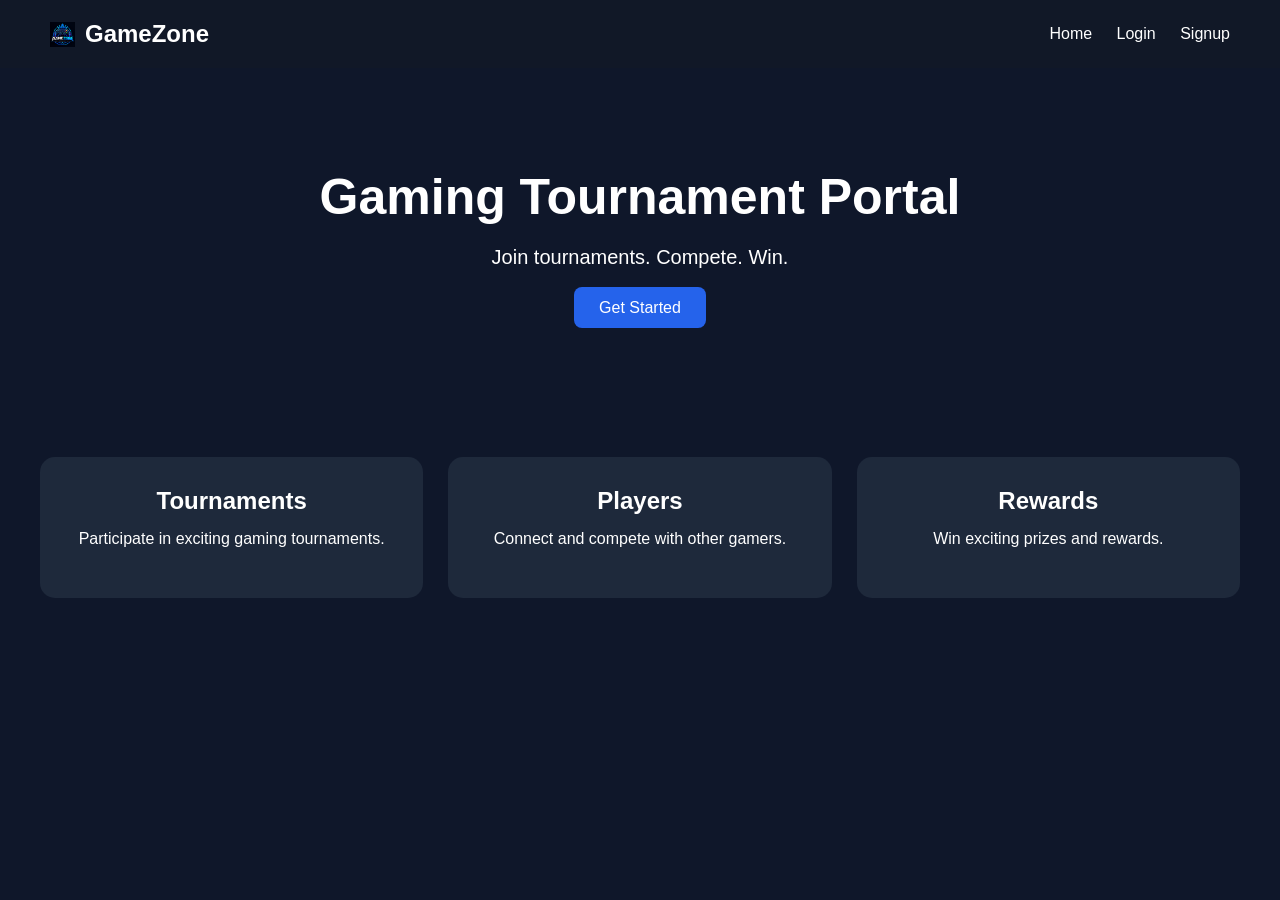
<file: index.html>
<!DOCTYPE html>
<html>
<head>
    <title>Gaming Tournament Portal</title>
    <link rel="stylesheet" href="style.css">
</head>
<body>

<nav>
  <div class="logo">
    <img src="logo.jpg" alt="GameZone Logo">
    <span>GameZone</span>
 </div>
    <div>
        <a href="index.html">Home</a>
        <a href="login.html">Login</a>
        <a href="signup.html">Signup</a>
    </div>
</nav>

<section class="hero">
    <h1>Gaming Tournament Portal</h1>
    <p>Join tournaments. Compete. Win.</p>
    <a href="login.html" class="btn">Get Started</a>
</section>

<section class="cards">
    <div class="card">
        <h2> Tournaments</h2>
        <p>Participate in exciting gaming tournaments.</p>
    </div>

    <div class="card">
        <h2>Players</h2>
        <p>Connect and compete with other gamers.</p>
    </div>

    <div class="card">
        <h2> Rewards</h2>
        <p>Win exciting prizes and rewards.</p>
    </div>
</section>

</body>
</html>
</file>
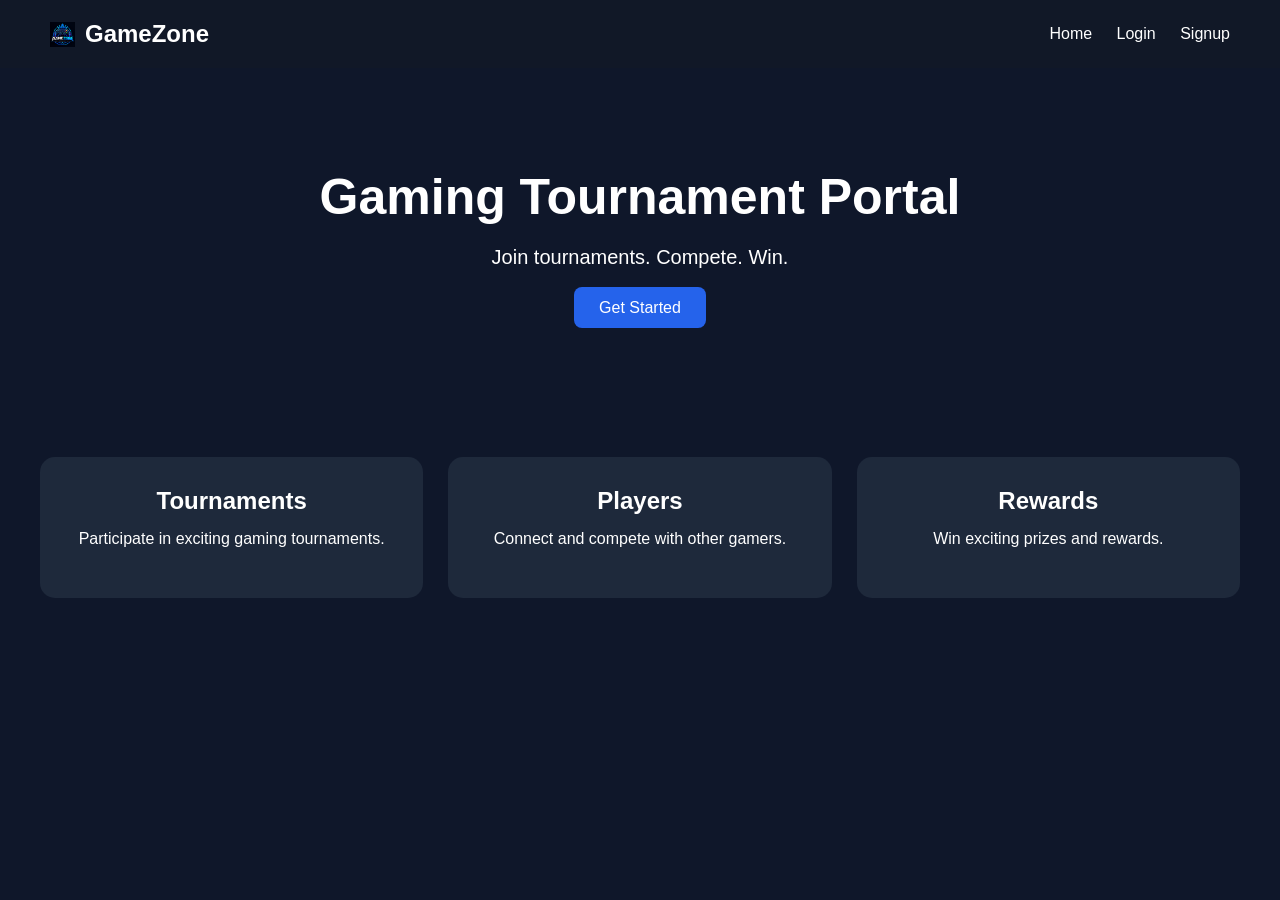
<file: project/index.html>
<!DOCTYPE html>
<html>
<head>
    <title>Gaming Tournament Portal</title>
    <link rel="stylesheet" href="style.css">
</head>
<body>

<nav>
  <div class="logo">
    <img src="logo.jpg" alt="GameZone Logo">
    <span>GameZone</span>
 </div>
    <div>
        <a href="index.html">Home</a>
        <a href="login.html">Login</a>
        <a href="signup.html">Signup</a>
    </div>
</nav>

<section class="hero">
    <h1>Gaming Tournament Portal</h1>
    <p>Join tournaments. Compete. Win.</p>
    <a href="login.html" class="btn">Get Started</a>
</section>

<section class="cards">
    <div class="card">
        <h2> Tournaments</h2>
        <p>Participate in exciting gaming tournaments.</p>
    </div>

    <div class="card">
        <h2>Players</h2>
        <p>Connect and compete with other gamers.</p>
    </div>

    <div class="card">
        <h2> Rewards</h2>
        <p>Win exciting prizes and rewards.</p>
    </div>
</section>

</body>
</html>
</file>
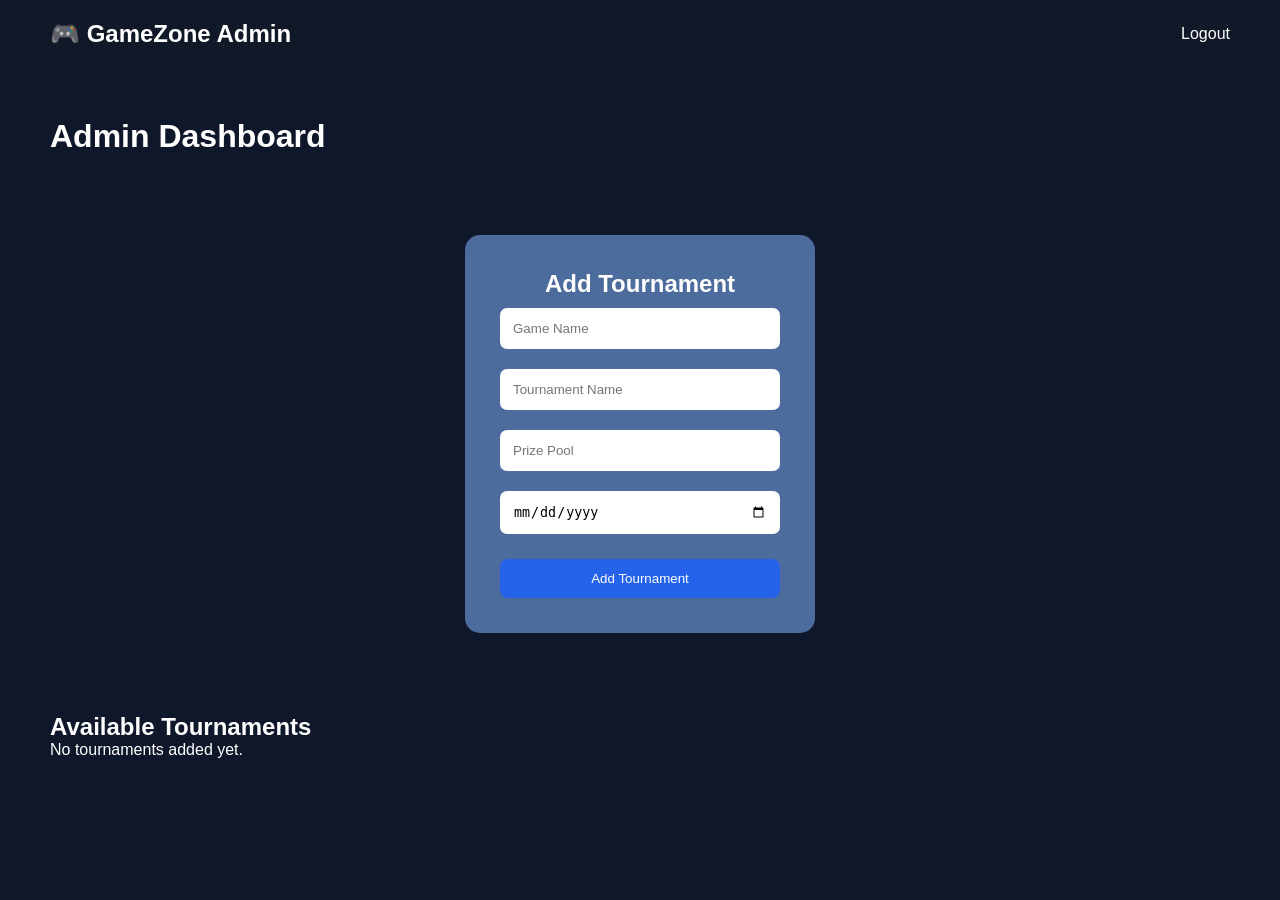
<file: admin.html>
<!DOCTYPE html>
<html>
<head>
    <title>Admin Dashboard</title>
    <link rel="stylesheet" href="style.css">
</head>
<body>

<nav>
    <h2>🎮 GameZone Admin</h2>

    <div>
        <a href="#" onclick="logout()">Logout</a>
    </div>
</nav>

<div class="dashboard">

    <h1>Admin Dashboard</h1>

    <div class="form-box">

        <h2>Add Tournament</h2>

        <input type="text" id="game" placeholder="Game Name">

        <input type="text" id="tournament" placeholder="Tournament Name">

        <input type="text" id="prize" placeholder="Prize Pool">

        <!-- Date Option -->
        <input type="date" id="date">

        <button onclick="addTournament()">Add Tournament</button>

    </div>

    <h2>Available Tournaments</h2>

    <div id="adminTournamentList"></div>

</div>

<script src="script.js"></script>

</body>
</html>
</file>
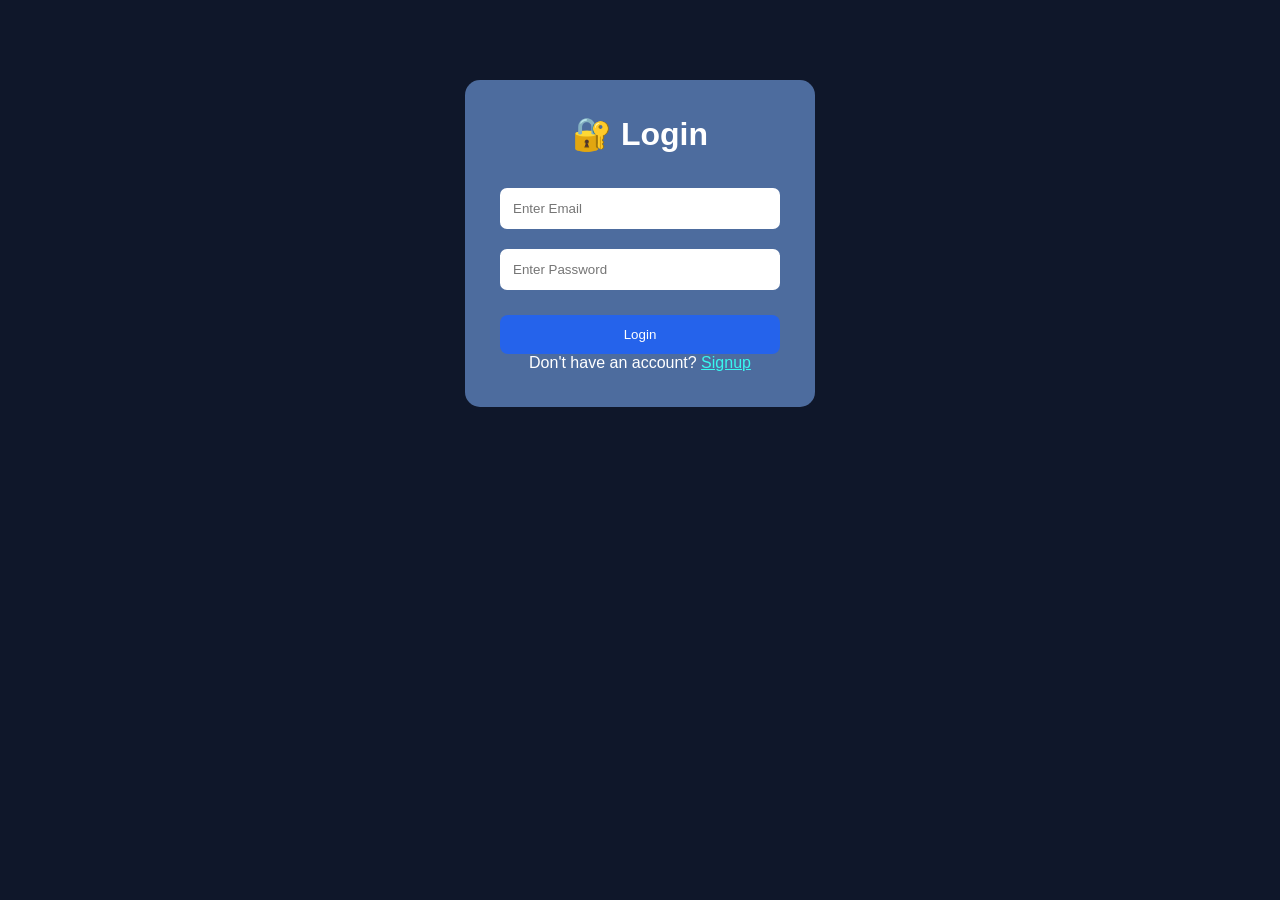
<file: login.html>
<!DOCTYPE html>
<html>
<head>
    <title>Login</title>
    <link rel="stylesheet" href="style.css">
</head>
<body>

<div class="form-box">
    <h1>🔐 Login</h1>

    <input type="email" id="loginEmail" placeholder="Enter Email">
    <input type="password" id="loginPassword" placeholder="Enter Password">

    <button onclick="login()">Login</button>

    <p>Don't have an account?
        <a href="signup.html">Signup</a>
    </p>
</div>

<script src="script.js"></script>
</body>
</html>
</file>
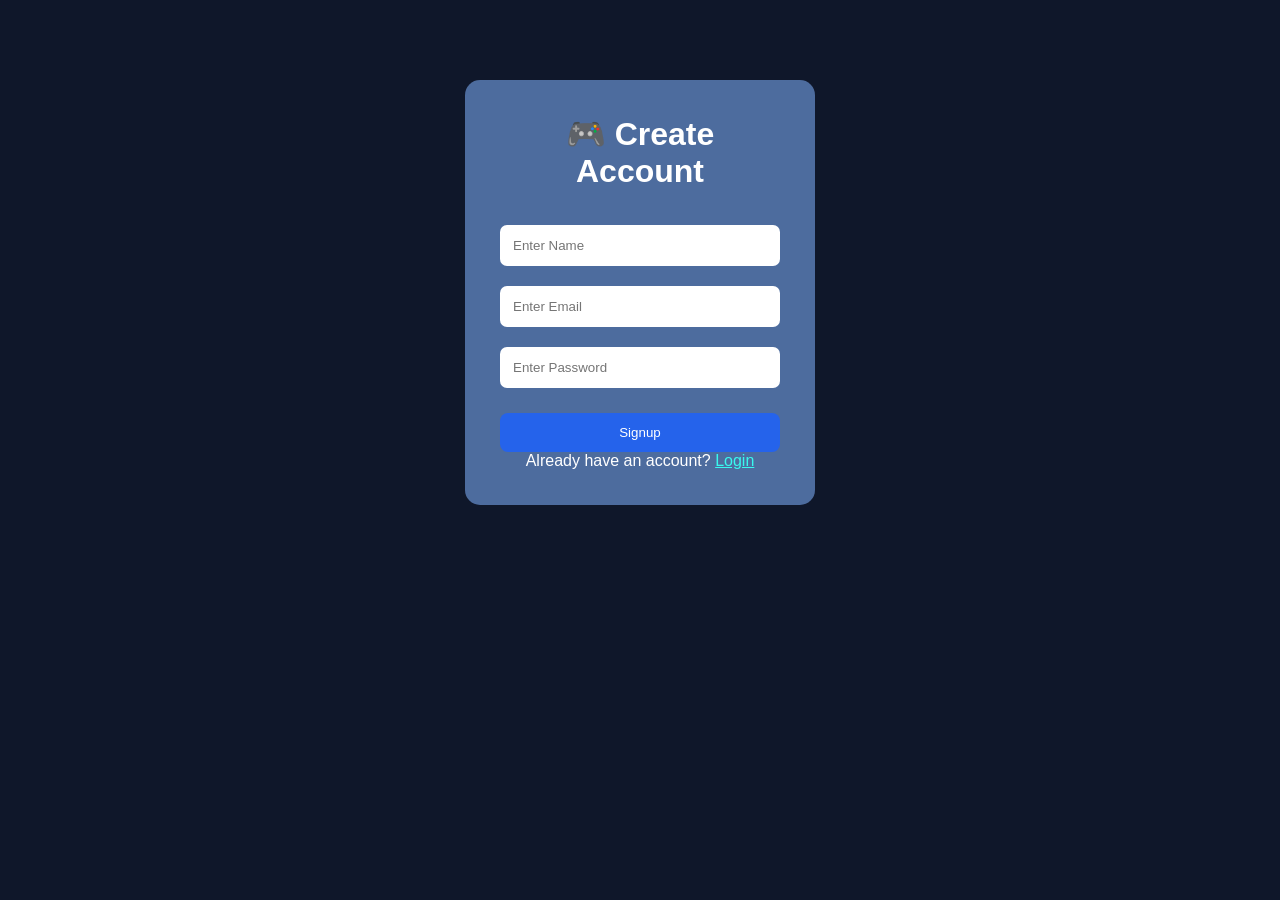
<file: signup.html>
<!DOCTYPE html>
<html>
<head>
    <title>Signup</title>
    <link rel="stylesheet" href="style.css">
</head>
<body>

<div class="form-box">
    <h1>🎮 Create Account</h1>

    <input type="text" id="name" placeholder="Enter Name">
    <input type="email" id="email" placeholder="Enter Email">
    <input type="password" id="password" placeholder="Enter Password">

    <button onclick="signup()">Signup</button>

    <p>Already have an account?
        <a href="login.html">Login</a>
    </p>
</div>

<script src="script.js"></script>
</body>
</html>
</file>
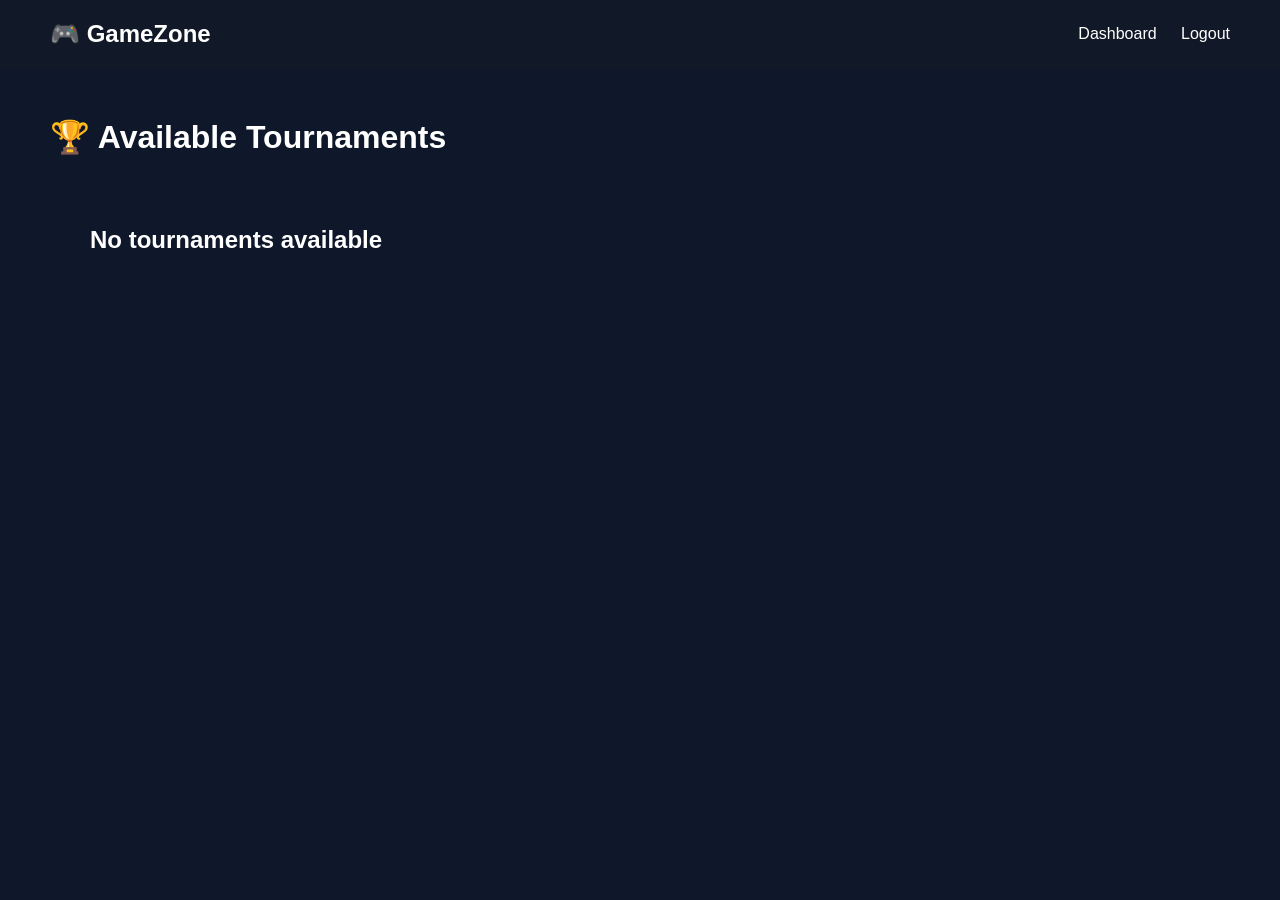
<file: tournaments.html>
<!DOCTYPE html>
<html>
<head>
    <title>Tournaments</title>
    <link rel="stylesheet" href="style.css">
</head>
<body>

<nav>
    <h2>🎮 GameZone</h2>

    <div>
        <a href="user.html">Dashboard</a>
        <a href="#" onclick="logout()">Logout</a>
    </div>
</nav>

<div class="dashboard">

    <h1>🏆 Available Tournaments</h1>

    <div id="tournamentList" class="cards"></div>

</div>

<script src="script.js"></script>

</body>
</html>
</file>
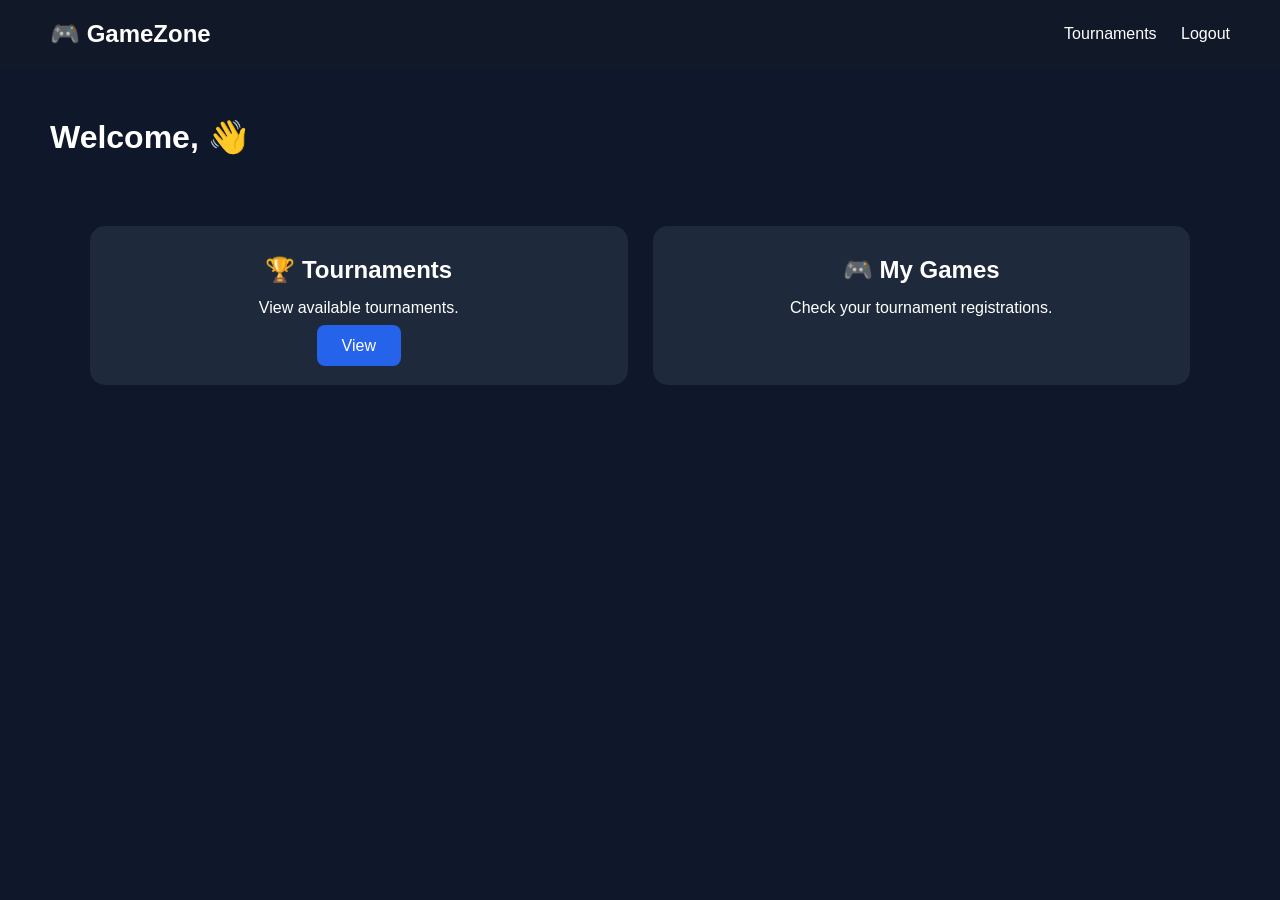
<file: user.html>
<!DOCTYPE html>
<html>
<head>
    <title>User Dashboard</title>
    <link rel="stylesheet" href="style.css">
</head>
<body>

<nav>
    <h2>🎮 GameZone</h2>

    <div>
        <a href="tournaments.html">Tournaments</a>
        <a href="#" onclick="logout()">Logout</a>
    </div>
</nav>

<div class="dashboard">
    <h1>Welcome, <span id="username"></span> 👋</h1>

    <div class="cards">

        <div class="card">
            <h2>🏆 Tournaments</h2>
            <p>View available tournaments.</p>
            <a href="tournaments.html" class="btn">View</a>
        </div>

        <div class="card">
            <h2>🎮 My Games</h2>
            <p>Check your tournament registrations.</p>
        </div>

    </div>
</div>

<script src="script.js"></script>

<script>
    let user = JSON.parse(localStorage.getItem("loggedInUser"));

    if (user) {
        document.getElementById("username").innerText = user.name;
    }
</script>

</body>
</html>
</file>
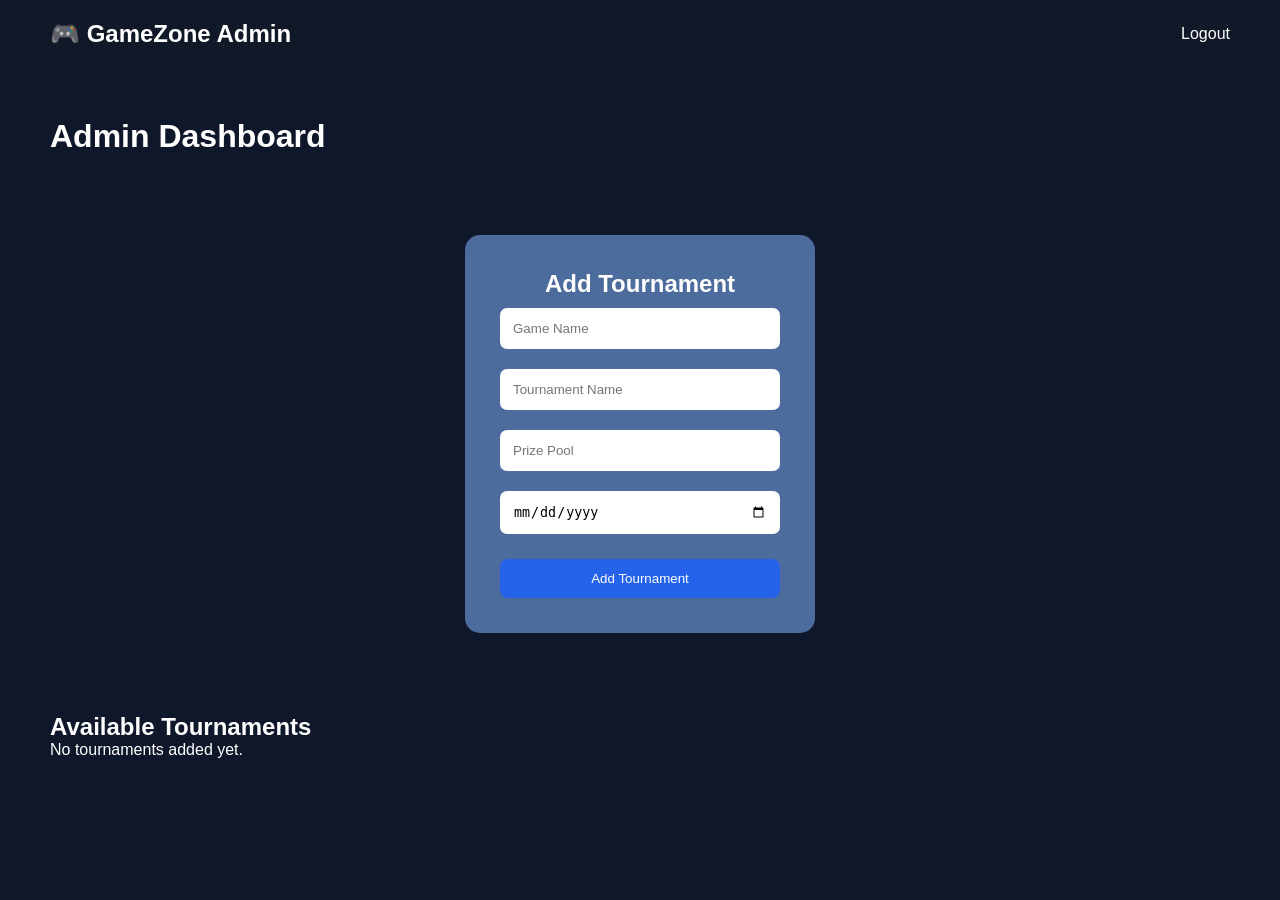
<file: project/admin.html>
<!DOCTYPE html>
<html>
<head>
    <title>Admin Dashboard</title>
    <link rel="stylesheet" href="style.css">
</head>
<body>

<nav>
    <h2>🎮 GameZone Admin</h2>

    <div>
        <a href="#" onclick="logout()">Logout</a>
    </div>
</nav>

<div class="dashboard">

    <h1>Admin Dashboard</h1>

    <div class="form-box">

        <h2>Add Tournament</h2>

        <input type="text" id="game" placeholder="Game Name">

        <input type="text" id="tournament" placeholder="Tournament Name">

        <input type="text" id="prize" placeholder="Prize Pool">

        <!-- Date Option -->
        <input type="date" id="date">

        <button onclick="addTournament()">Add Tournament</button>

    </div>

    <h2>Available Tournaments</h2>

    <div id="adminTournamentList"></div>

</div>

<script src="script.js"></script>

</body>
</html>
</file>
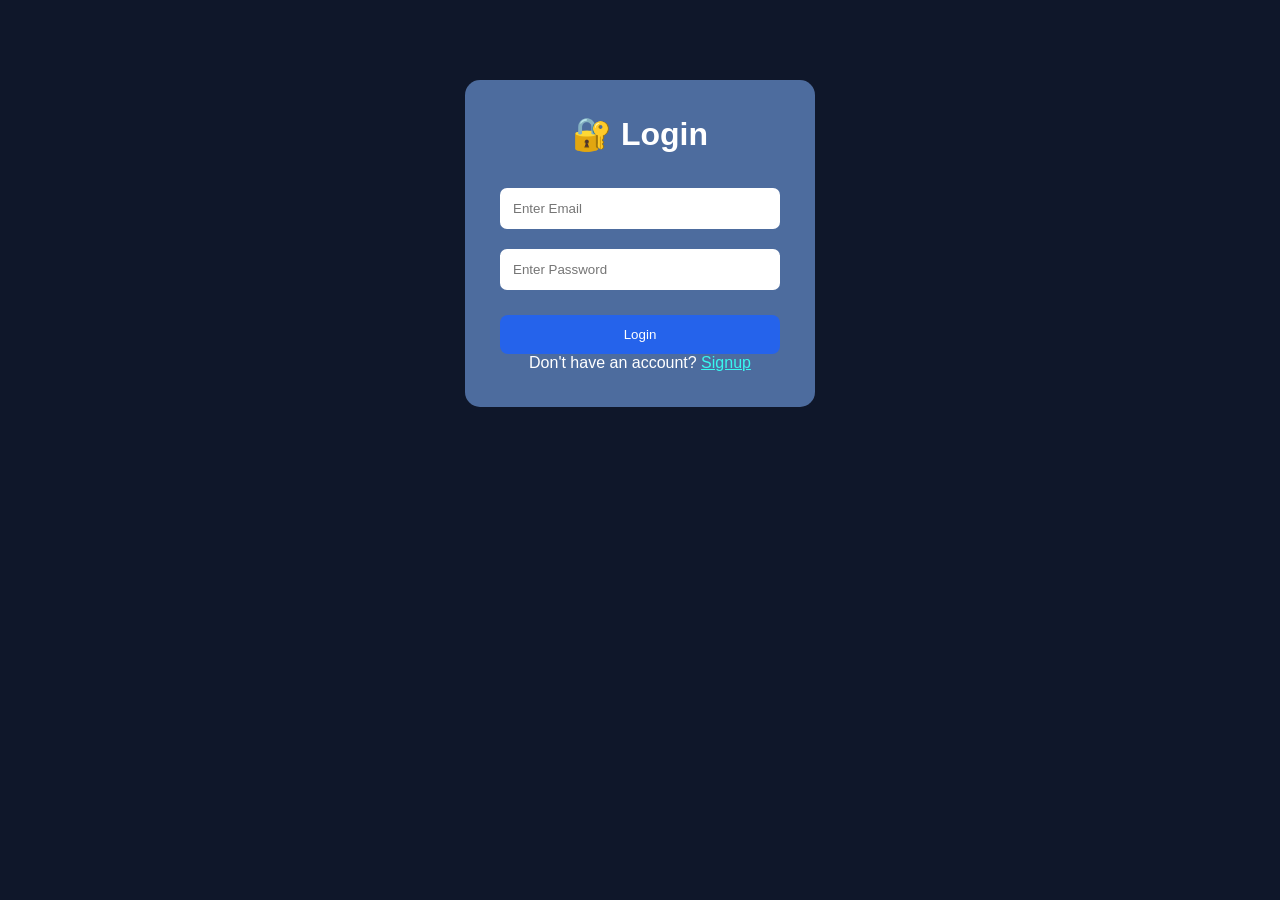
<file: project/login.html>
<!DOCTYPE html>
<html>
<head>
    <title>Login</title>
    <link rel="stylesheet" href="style.css">
</head>
<body>

<div class="form-box">
    <h1>🔐 Login</h1>

    <input type="email" id="loginEmail" placeholder="Enter Email">
    <input type="password" id="loginPassword" placeholder="Enter Password">

    <button onclick="login()">Login</button>

    <p>Don't have an account?
        <a href="signup.html">Signup</a>
    </p>
</div>

<script src="script.js"></script>
</body>
</html>
</file>
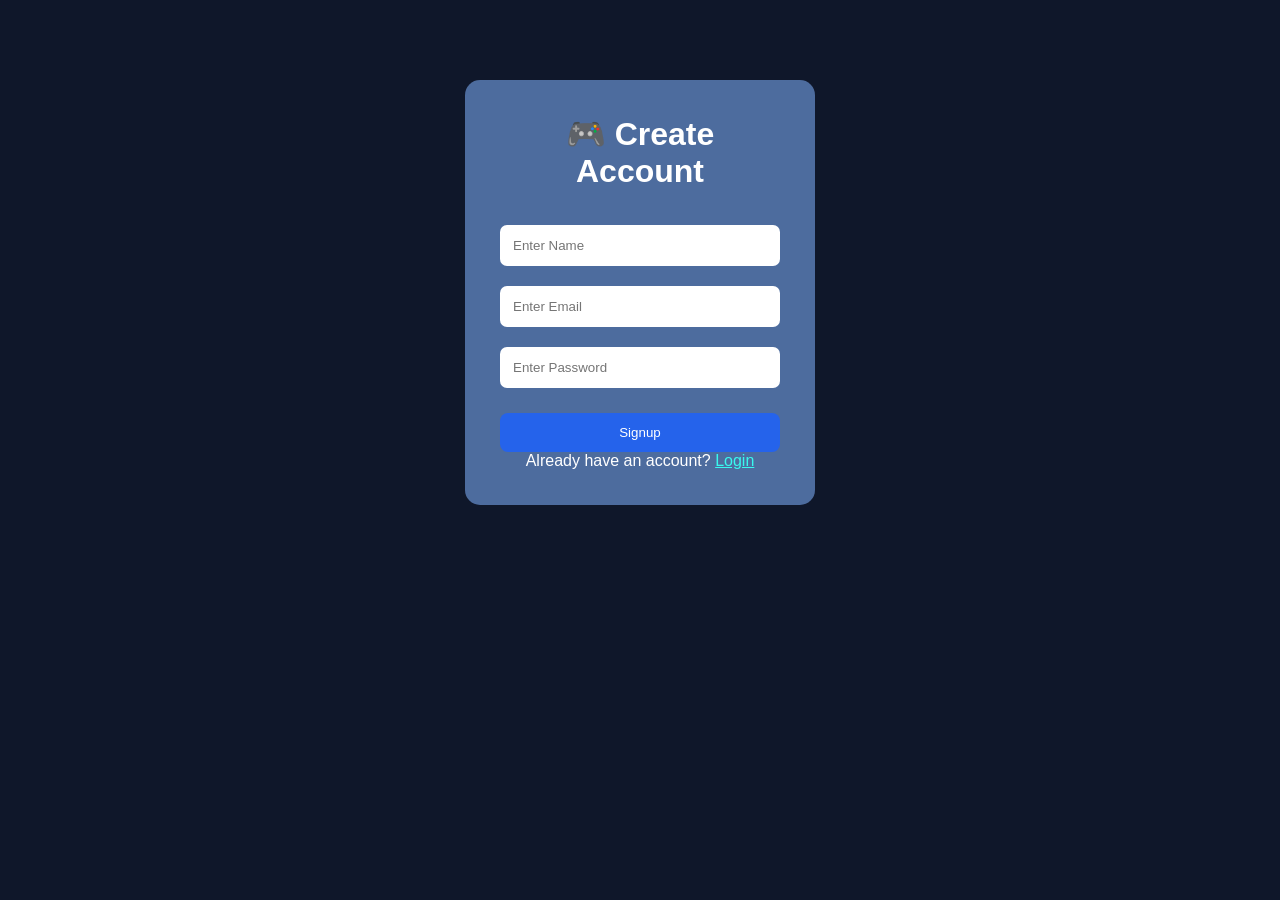
<file: project/signup.html>
<!DOCTYPE html>
<html>
<head>
    <title>Signup</title>
    <link rel="stylesheet" href="style.css">
</head>
<body>

<div class="form-box">
    <h1>🎮 Create Account</h1>

    <input type="text" id="name" placeholder="Enter Name">
    <input type="email" id="email" placeholder="Enter Email">
    <input type="password" id="password" placeholder="Enter Password">

    <button onclick="signup()">Signup</button>

    <p>Already have an account?
        <a href="login.html">Login</a>
    </p>
</div>

<script src="script.js"></script>
</body>
</html>
</file>
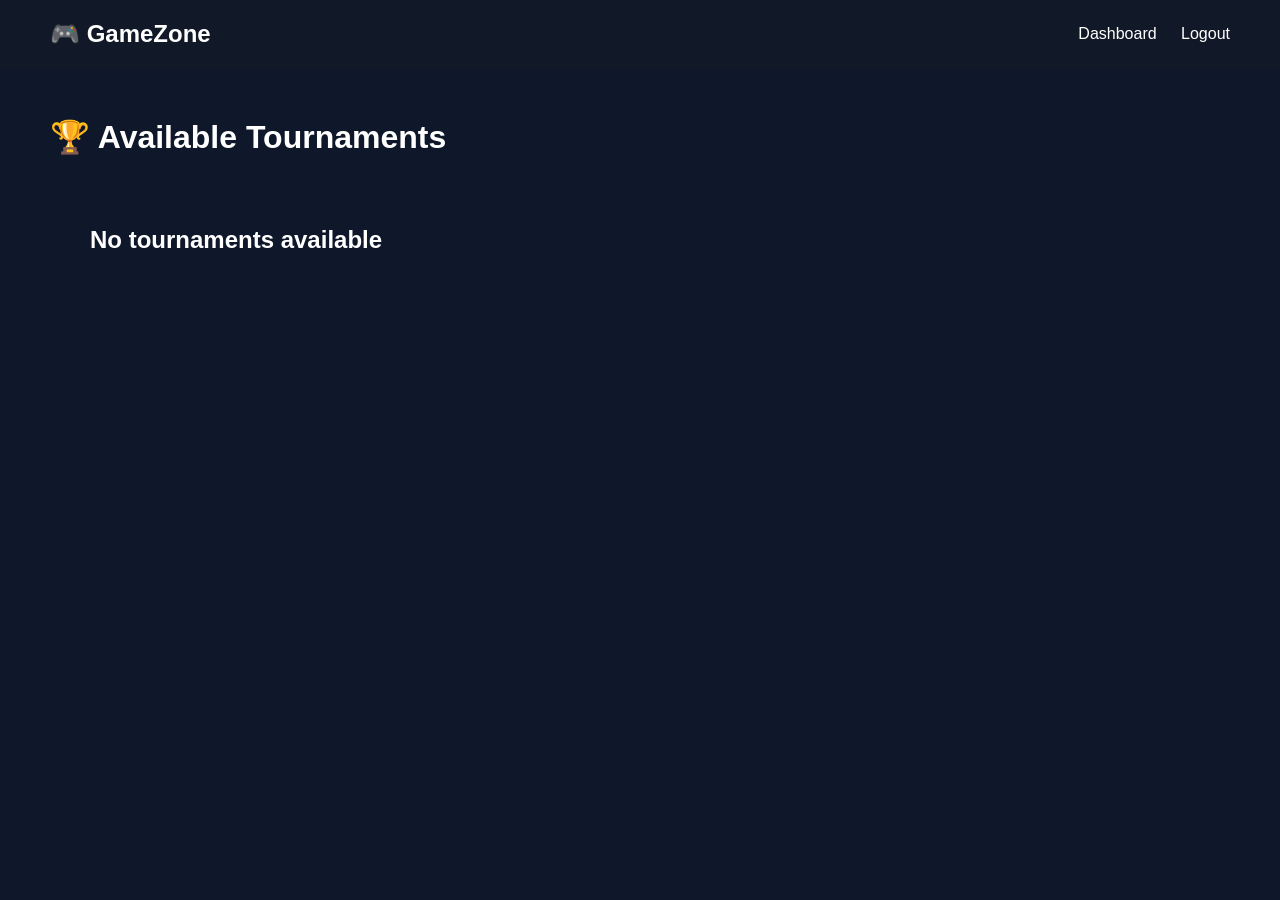
<file: project/tournaments.html>
<!DOCTYPE html>
<html>
<head>
    <title>Tournaments</title>
    <link rel="stylesheet" href="style.css">
</head>
<body>

<nav>
    <h2>🎮 GameZone</h2>

    <div>
        <a href="user.html">Dashboard</a>
        <a href="#" onclick="logout()">Logout</a>
    </div>
</nav>

<div class="dashboard">

    <h1>🏆 Available Tournaments</h1>

    <div id="tournamentList" class="cards"></div>

</div>

<script src="script.js"></script>

</body>
</html>
</file>
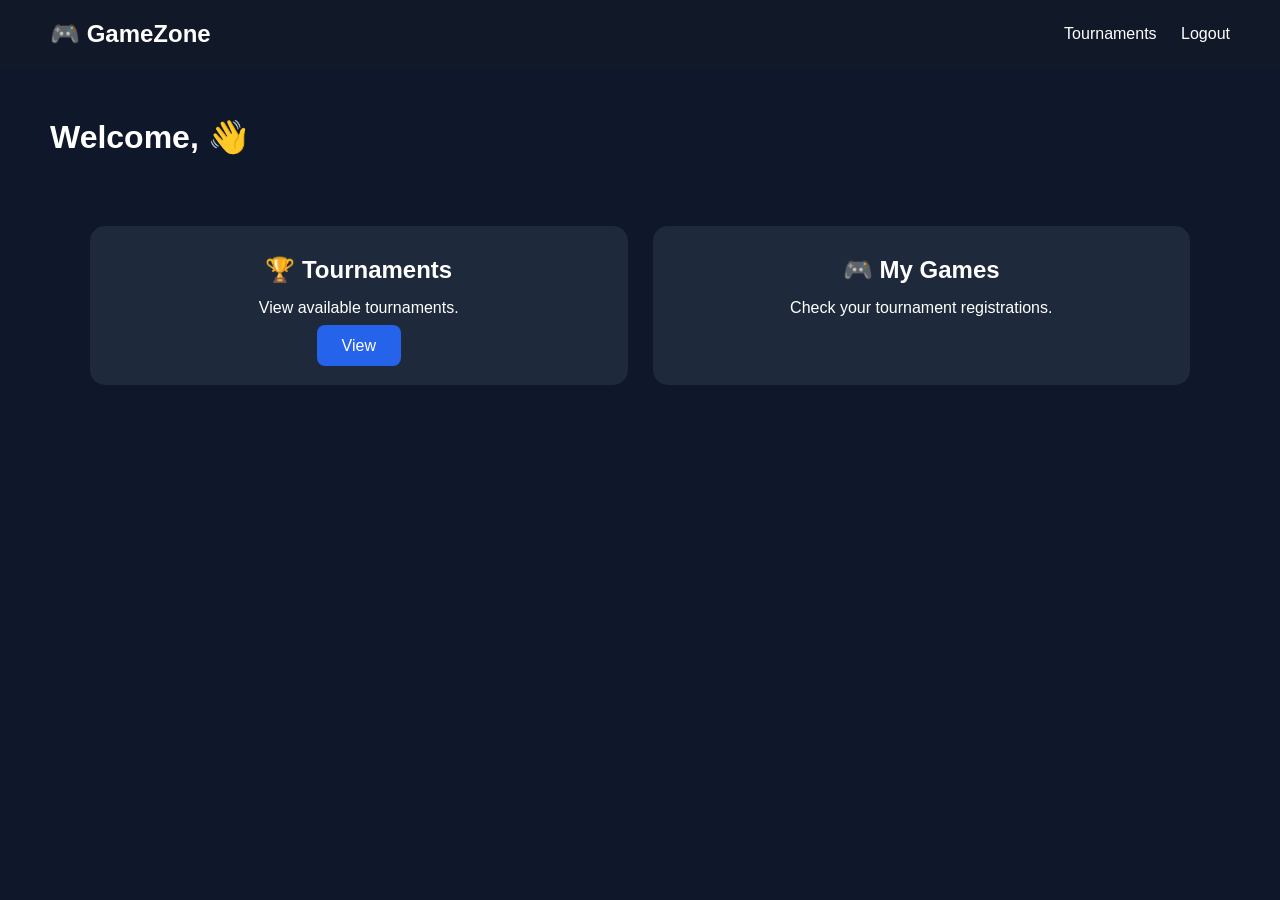
<file: project/user.html>
<!DOCTYPE html>
<html>
<head>
    <title>User Dashboard</title>
    <link rel="stylesheet" href="style.css">
</head>
<body>

<nav>
    <h2>🎮 GameZone</h2>

    <div>
        <a href="tournaments.html">Tournaments</a>
        <a href="#" onclick="logout()">Logout</a>
    </div>
</nav>

<div class="dashboard">
    <h1>Welcome, <span id="username"></span> 👋</h1>

    <div class="cards">

        <div class="card">
            <h2>🏆 Tournaments</h2>
            <p>View available tournaments.</p>
            <a href="tournaments.html" class="btn">View</a>
        </div>

        <div class="card">
            <h2>🎮 My Games</h2>
            <p>Check your tournament registrations.</p>
        </div>

    </div>
</div>

<script src="script.js"></script>

<script>
    let user = JSON.parse(localStorage.getItem("loggedInUser"));

    if (user) {
        document.getElementById("username").innerText = user.name;
    }
</script>

</body>
</html>
</file>
<file: style.css>
* {
    margin: 0;
    padding: 0;
    box-sizing: border-box;
}

body {
    font-family: Arial, sans-serif;
    background: #0f172a;
    color: white;
}

nav {
    display: flex;
    justify-content: space-between;
    align-items: center;
    padding: 20px 50px;
    background: #111827;
}

nav a {
    color: white;
    text-decoration: none;
    margin-left: 20px;
}

nav a:hover {
    color: #38bdf8;
}

.hero {
    text-align: center;
    padding: 100px 20px;
}

.hero h1 {
    font-size: 50px;
    margin-bottom: 20px;
}

.hero p {
    font-size: 20px;
    margin-bottom: 30px;
}

.btn,
button {
    background: #2563eb;
    color: white;
    border: none;
    padding: 12px 25px;
    border-radius: 8px;
    text-decoration: none;
    cursor: pointer;
}

button:hover,
.btn:hover {
    background: #1d4ed8;
}

.cards {
    display: grid;
    grid-template-columns: repeat(auto-fit, minmax(220px, 1fr));
    gap: 25px;
    padding: 40px;
}

.card {
    background: #1e293b;
    padding: 30px;
    border-radius: 15px;
    text-align: center;
}

.card h2 {
    margin-bottom: 15px;
}

.card p {
    margin-bottom: 20px;
}

.form-box {
    width: 350px;
    margin: 80px auto;
    background: #4d6c9e;
    padding: 35px;
    border-radius: 15px;
    text-align: center;
}

.form-box h1 {
    margin-bottom: 25px;
}

input {
    width: 100%;
    padding: 13px;
    margin: 10px 0;
    border: none;
    border-radius: 7px;
}

.form-box button {
    width: 100%;
    margin-top: 15px;
}

.form-box a {
    color: #38f8ef;
}

.dashboard {
    padding: 50px;
}

.dashboard h1 {
    margin-bottom: 30px;
}

.tournament {
    background: #5f779c;
    padding: 25px;
    margin: 15px 0;
    border-radius: 12px;
}

.tournament button {
    margin-top: 15px;
}

.logo {
    display: flex;
    align-items: center;
    gap: 10px;
}

.logo img {
    width: 25px;
    height: 25px;
    object-fit: contain;
}

.logo span {
    font-size: 24px;
    font-weight: bold;
}
</file>
<file: project/style.css>
* {
    margin: 0;
    padding: 0;
    box-sizing: border-box;
}

body {
    font-family: Arial, sans-serif;
    background: #0f172a;
    color: white;
}

nav {
    display: flex;
    justify-content: space-between;
    align-items: center;
    padding: 20px 50px;
    background: #111827;
}

nav a {
    color: white;
    text-decoration: none;
    margin-left: 20px;
}

nav a:hover {
    color: #38bdf8;
}

.hero {
    text-align: center;
    padding: 100px 20px;
}

.hero h1 {
    font-size: 50px;
    margin-bottom: 20px;
}

.hero p {
    font-size: 20px;
    margin-bottom: 30px;
}

.btn,
button {
    background: #2563eb;
    color: white;
    border: none;
    padding: 12px 25px;
    border-radius: 8px;
    text-decoration: none;
    cursor: pointer;
}

button:hover,
.btn:hover {
    background: #1d4ed8;
}

.cards {
    display: grid;
    grid-template-columns: repeat(auto-fit, minmax(220px, 1fr));
    gap: 25px;
    padding: 40px;
}

.card {
    background: #1e293b;
    padding: 30px;
    border-radius: 15px;
    text-align: center;
}

.card h2 {
    margin-bottom: 15px;
}

.card p {
    margin-bottom: 20px;
}

.form-box {
    width: 350px;
    margin: 80px auto;
    background: #4d6c9e;
    padding: 35px;
    border-radius: 15px;
    text-align: center;
}

.form-box h1 {
    margin-bottom: 25px;
}

input {
    width: 100%;
    padding: 13px;
    margin: 10px 0;
    border: none;
    border-radius: 7px;
}

.form-box button {
    width: 100%;
    margin-top: 15px;
}

.form-box a {
    color: #38f8ef;
}

.dashboard {
    padding: 50px;
}

.dashboard h1 {
    margin-bottom: 30px;
}

.tournament {
    background: #5f779c;
    padding: 25px;
    margin: 15px 0;
    border-radius: 12px;
}

.tournament button {
    margin-top: 15px;
}

.logo {
    display: flex;
    align-items: center;
    gap: 10px;
}

.logo img {
    width: 25px;
    height: 25px;
    object-fit: contain;
}

.logo span {
    font-size: 24px;
    font-weight: bold;
}
</file>
